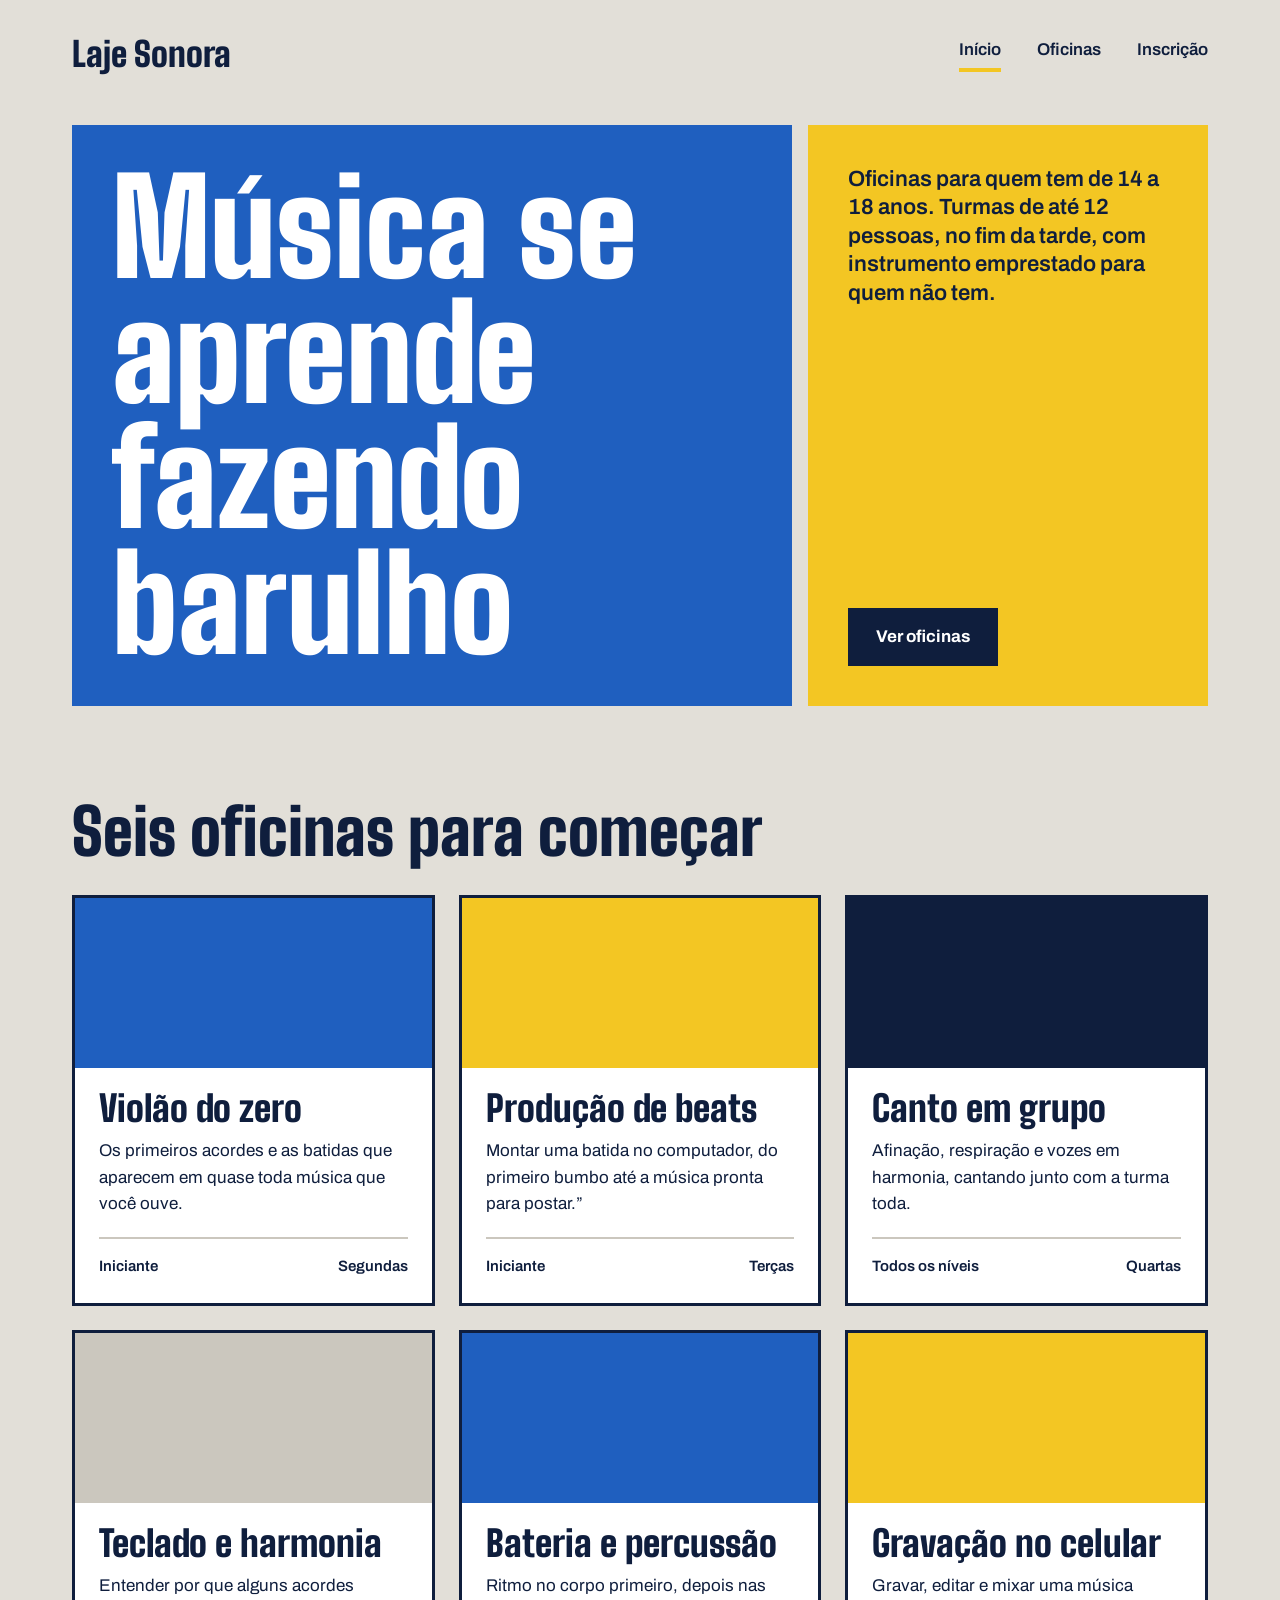
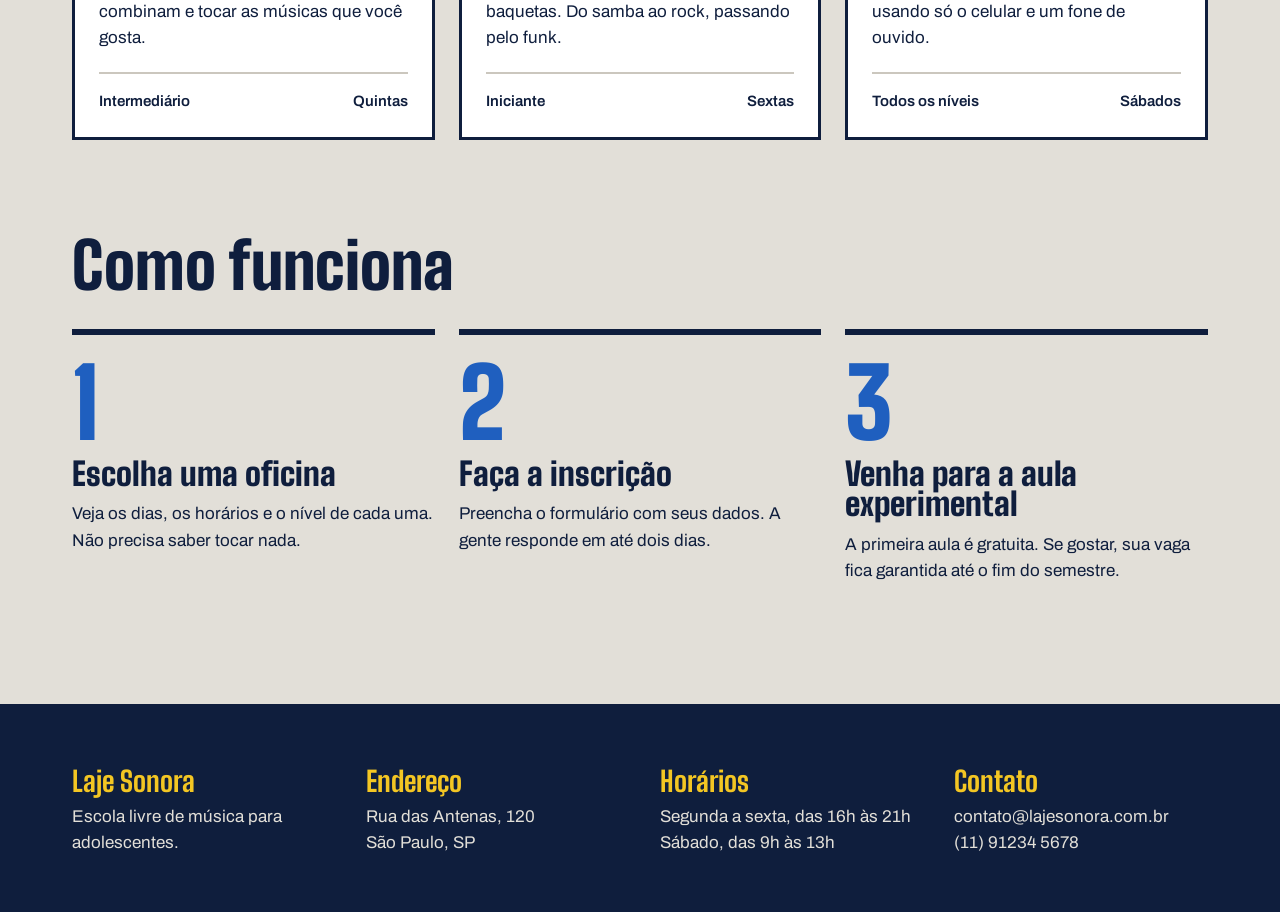
<file: index.html>
<!DOCTYPE html>
<html lang="pt-BR">
<head>
    <meta charset="UTF-8">
    <meta name="viewport" content="width=device-width, initial-scale=1.0">
    <link rel="preconnect" href="https://fonts.googleapis.com">
    <link rel="preconnect" href="https://fonts.gstatic.com" crossorigin>
    <link href="https://fonts.googleapis.com/css2?family=Archivo:ital,wght@0,100..900;1,100..900&family=Big+Shoulders:opsz,wght@10..72,100..900&display=swap" rel="stylesheet">
    <link rel="stylesheet" href="index.css">     
    <title>Laje Sonora | Início</title>
</head>
<body>
    <header class="conteudo topo ">
        <a href="index.html" class="logo">Laje Sonora</a>
        <nav class="menu">
            <a = href="index.html" class="atual" >Início</a>
            <a href="oficinas.html">Oficinas</a>
            <a href="inscricao.html">Inscrição</a>
        </nav>
    </header>
    <main>
        <section class="conteudo cartazes">
            <div class="cartaz cartaz-principal">
                <h1>Música se aprende fazendo barulho</h1>
            </div>
            <div class="cartaz cartaz-lateral">
                <p>Oficinas para quem tem de 14 a 18 anos. Turmas de até 12 pessoas, no fim da tarde, com instrumento emprestado para quem não tem.</p>
                <a href="oficinas.html" class="botao">Ver oficinas</a>
            </div>
        </section>
        <section class="conteudo secao">
            <h2 class="titulo-secao">Seis oficinas para começar</h2>
            <div class="cards">
                <article class="card">
                    <div class="foto foto-azul"></div>
                    <div class="card-texto">
                        <h3>Violão do zero</h3>
                        <p>Os primeiros acordes e as batidas que aparecem em quase toda música que você ouve.</p>
                        <div class="card-info">
                            <span>Iniciante</span>
                            <span>Segundas </span>
                        </div>
                </div>
                </article>
                <article class="card">
                    <div class="foto foto-amarela"></div>
                    <div class="card-texto">
                        <h3>Produção de beats</h3>
                        <p>Montar uma batida no computador, do primeiro bumbo até a música pronta para postar.”</p>
                        <div class="card-info">
                            <span>Iniciante</span>
                            <span>Terças</span>
                        </div>
                </div>
                </article>
                <article class="card">
                    <div class="foto foto-tinta"></div>
                    <div class="card-texto">
                        <h3>Canto em grupo</h3>
                        <p>Afinação, respiração e vozes em harmonia, cantando junto com a turma toda.</p>
                        <div class="card-info">
                            <span>Todos os níveis</span>
                            <span>Quartas</span>
                        </div>
                </div>
                </article>
                <article class="card">
                    <div class="foto"></div>
                    <div class="card-texto">
                        <h3>Teclado e harmonia</h3>
                        <p>Entender por que alguns acordes combinam e tocar as músicas que você gosta.</p>
                        <div class="card-info">
                            <span>Intermediário</span>
                            <span>Quintas</span>
                        </div>
                    </div>
                </article>
                <article class="card">
                    <div class="foto foto-azul"></div>
                    <div class="card-texto">
                        <h3>Bateria e percussão</h3>
                        <p>Ritmo no corpo primeiro, depois nas baquetas. Do samba ao rock, passando pelo funk.</p>
                        <div class="card-info">
                            <span>Iniciante</span>
                            <span>Sextas</span>
                        </div>
                    </div>
                </article>
                <article class="card">      
                    <div class="foto foto-amarela"></div>
                    <div class="card-texto">
                        <h3>Gravação no celular</h3>
                        <p>Gravar, editar e mixar uma música usando só o celular e um fone de ouvido.</p>
                        <div class="card-info">
                            <span>Todos os níveis</span>
                            <span>Sábados</span>
                        </div>
                </div>
                </article>
            </div>
        </section>
        <section class="conteudo secao">
            <h2 class="titulo-secao">Como funciona</h2>
            <div class="passos">
                <div class="passo">
                    <p class="passo-numero">1</p>
                    <h3>Escolha uma oficina</h3>
                    <p>Veja os dias, os horários e o nível de cada uma. Não precisa saber tocar nada.</p>
                </div>
                    <div class="passo"> 
                    <p class="passo-numero">2</p>
                    <h3>Faça a inscrição</h3>
                    <p>Preencha o formulário com seus dados. A gente responde em até dois dias.</p>
                 </div>
                    <div class="passo">
                    <p class="passo-numero">3</p>
                    <h3>Venha para a aula experimental</h3>
                    <p>A primeira aula é gratuita. Se gostar, sua vaga fica garantida até o fim do semestre.</p>
                </div>
            </div>
        </section>
    </main>
        <footer class="rodape">
            <div class="conteudo rodape-colunas">
                <div class="rodape-coluna">
                    <h4>Laje Sonora</h4>
                    <p>Escola livre de música para adolescentes.</p>
                </div>
                <div class="rodape-coluna">
                    <h4>Endereço</h4>
                    <p>Rua das Antenas, 120
                        <br>
                        São Paulo, SP
                    </p>
                </div>
                <div class="rodape-coluna">
                    <h4>Horários</h4>
                    <p>Segunda a sexta, das 16h às 21h
                        <br>
                        Sábado, das 9h às 13h
                    </p>
                </div>
                <div class="rodape-coluna">
                    <h4>Contato</h4>
                    <p>contato@lajesonora.com.br
                        <br>
                        (11) 91234 5678
                    </p>
                </div>
            </div>
        </footer>
</body>
</html>
</file>
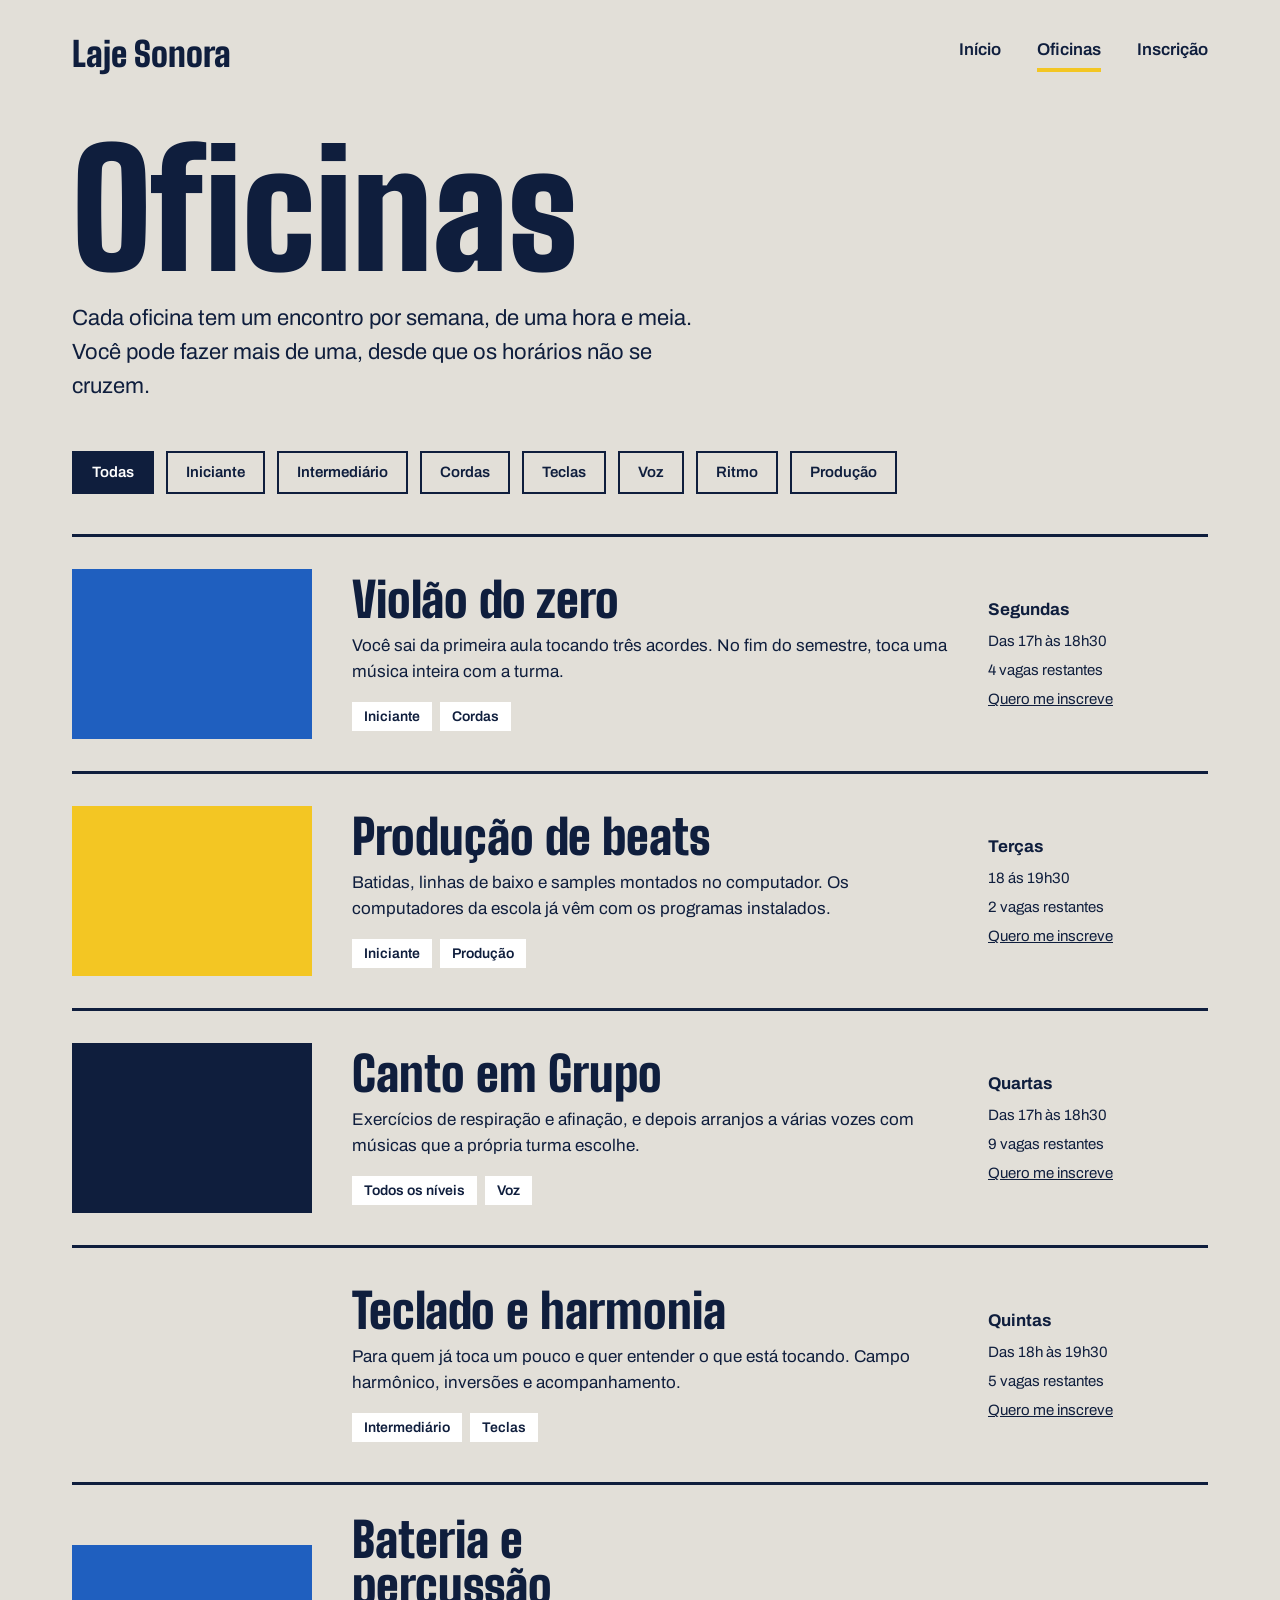
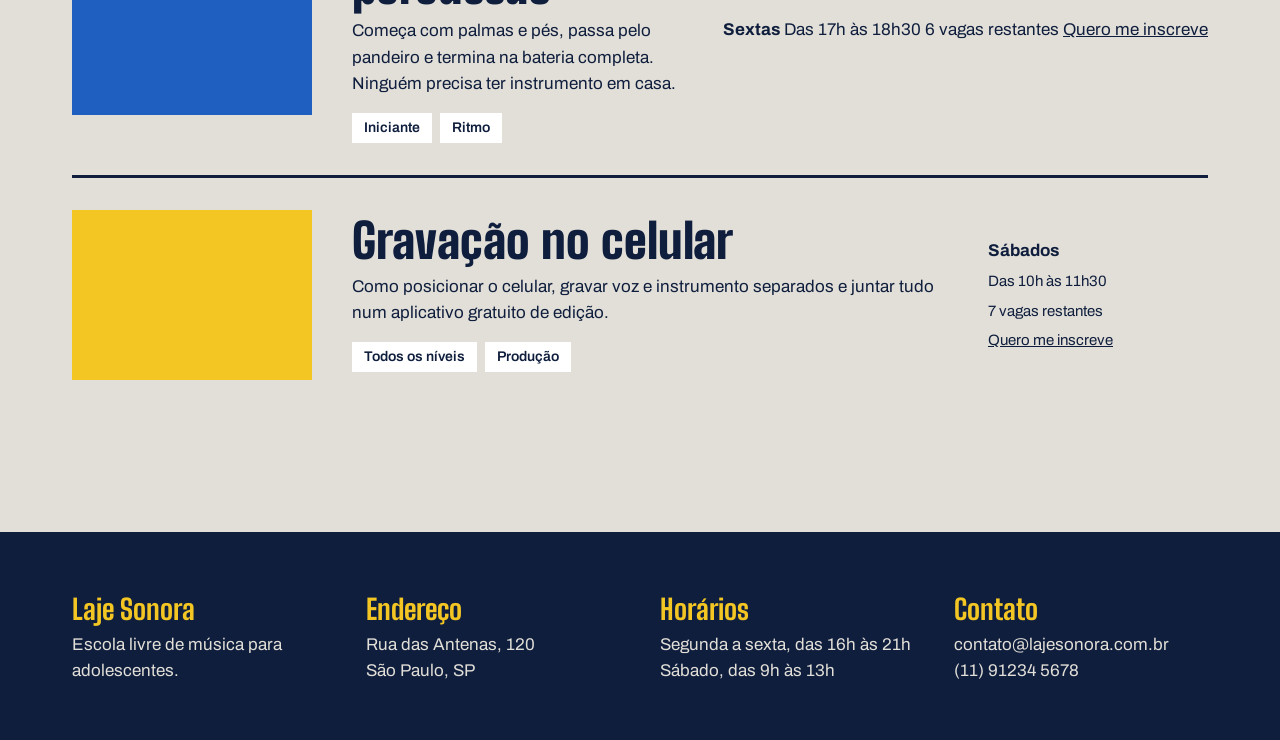
<file: oficinas.html>
<!DOCTYPE html>
<html lang="pt-BR">
<head>
    <meta charset="UTF-8">
    <meta name="viewport" content="width=device-width, initial-scale=1.0">
    <link rel="preconnect" href="https://fonts.googleapis.com">
    <link rel="preconnect" href="https://fonts.gstatic.com" crossorigin>
    <link href="https://fonts.googleapis.com/css2?family=Archivo:ital,wght@0,100..900;1,100..900&family=Big+Shoulders:opsz,wght@10..72,100..900&display=swap" rel="stylesheet">
    <link rel="stylesheet" href="oficinas.css">     
    <title>Laje Sonora | Oficinas</title>
</head>
<body>
    <header class="conteudo topo ">
        <a href="index.html" class="logo">Laje Sonora</a>
        <nav class="menu">
            <a = href="index.html" >Início</a>
            <a href="oficinas.html" class="atual">Oficinas</a>
            <a href="inscricao.html">Inscrição</a>
        </nav>
    </header>
    <main class="conteudo">
        <h1 class="titulo-pagina">Oficinas</h1>
        <p class="subtitulo-pagina">Cada oficina tem um encontro por semana, de uma hora e meia. Você pode fazer mais de uma, desde que os horários não se cruzem.</p>
        <div class="filtros">
            <span class="filtro ativo">Todas</span>
            <span class="filtro">Iniciante</span>
            <span class="filtro">Intermediário</span>
            <span class="filtro">Cordas</span>
            <span class="filtro">Teclas</span>
            <span class="filtro">Voz</span>
            <span class="filtro">Ritmo</span>
            <span class="filtro">Produção</span>
        </div>
        <div class="lista">
            <article class="oficina">
                <div class="foto foto-azul"></div>
                <div class="oficina-texto">
                    <h2>Violão do zero</h2>
                    <p>Você sai da primeira aula tocando três acordes. No fim do semestre, toca uma música inteira com a turma.</p>
                    <div class="etiquetas">
                        <span class="etiqueta">Iniciante</span>
                        <span class="etiqueta">Cordas</span>
                    </div>
                </div>
                <div class="oficina-detalhes">
                    <strong>Segundas</strong>
                    <span>Das 17h às 18h30</span>
                    <span>4 vagas restantes</span>
                    <a href="inscricao.html">Quero me inscreve</a>
                </div>           
            </article>
            <article class="oficina">
                <div class="foto foto-amarela"></div>
                <div class="oficina-texto">
                    <h2>Produção de beats</h2>
                    <p>Batidas, linhas de baixo e samples montados no computador. Os computadores da escola já vêm com os programas instalados.</p>
                    <div class="etiquetas">
                        <span class="etiqueta">Iniciante</span>
                        <span class="etiqueta">Produção</span>
                    </div>
                </div>
                <div class="oficina-detalhes">
                    <strong>Terças</strong>
                    <span>18 ás 19h30</span>
                    <span>2 vagas restantes</span>
                    <a href="inscricao.html">Quero me inscreve</a>
                </div>    
            </article>
            <article class="oficina">
                <div class="foto foto-tinta"></div>
                <div class="oficina-texto">
                    <h2>Canto em Grupo</h2>
                    <p>Exercícios de respiração e afinação, e depois arranjos a várias vozes com músicas que a própria turma escolhe.</p>
                    <div class="etiquetas">
                        <span class="etiqueta">Todos os níveis</span>
                        <span class="etiqueta">Voz</span>
                    </div>
                </div>
                <div class="oficina-detalhes">
                    <strong>Quartas </strong>
                    <span>Das 17h às 18h30</span>
                    <span>9 vagas restantes</span>
                    <a href="inscricao.html">Quero me inscreve</a>  
                </div>  
            </article>
            <article class="oficina">
                <div class="foto"></div>
                <div class="oficina-texto">
                    <h2>Teclado e harmonia</h2>
                    <p>Para quem já toca um pouco e quer entender o que está tocando. Campo harmônico, inversões e acompanhamento.</p>
                    <div class="etiquetas">
                        <span class="etiqueta">Intermediário</span>
                        <span class="etiqueta">Teclas</span>
                    </div>
                </div>
                <div class="oficina-detalhes">
                    <strong>Quintas</strong>
                    <span>Das 18h às 19h30</span>
                    <span>5 vagas restantes</span>
                    <a href="inscricao.html">Quero me inscreve</a> 
                </div>     
            </article>
            <article class="oficina">
                <div class="foto foto-azul"></div>
                <div class="oficina-texto">
                    <h2>Bateria e percussão</h2>
                    <p>Começa com palmas e pés, passa pelo pandeiro e termina na bateria completa. Ninguém precisa ter instrumento em casa.</p>
                    <div class="etiquetas">
                        <span class="etiqueta">Iniciante</span>
                        <span class="etiqueta">Ritmo</span>
                    </div>
                </div>
                <div class="oficina-detelhes">
                    <strong>Sextas</strong>
                    <span>Das 17h às 18h30</span>
                    <span>6 vagas restantes</span>
                    <a href="inscricao.html">Quero me inscreve</a>
                </div>
            </article>
            <article class="oficina">
                <div class="foto foto-amarela"></div>
                <div class="oficina-texto">
                    <h2>Gravação no celular</h2>
                    <p>Como posicionar o celular, gravar voz e instrumento separados e juntar tudo num aplicativo gratuito de edição.</p>
                    <div class="etiquetas">
                        <span class="etiqueta">Todos os níveis</span>
                        <span class="etiqueta">Produção</span>
                    </div>
                </div>
                <div class="oficina-detalhes">
                    <strong>Sábados</strong>
                    <span>Das 10h às 11h30</span>
                    <span>7 vagas restantes</span>
                    <a href="inscricao.html">Quero me inscreve</a>
                </div> 
            </article>
        </div>
    </main>
        <footer class="rodape">
            <div class="conteudo rodape-colunas">
                <div class="rodape-coluna">
                    <h4>Laje Sonora</h4>
                    <p>Escola livre de música para adolescentes.</p>
                </div>
                <div class="rodape-coluna">
                    <h4>Endereço</h4>
                    <p>Rua das Antenas, 120
                        <br>
                        São Paulo, SP
                    </p>
                </div>
                <div class="rodape-coluna">
                    <h4>Horários</h4>
                    <p>Segunda a sexta, das 16h às 21h
                        <br>
                        Sábado, das 9h às 13h
                    </p>
                </div>
                <div class="rodape-coluna">
                    <h4>Contato</h4>
                    <p>contato@lajesonora.com.br
                        <br>
                        (11) 91234 5678
                    </p>
                </div>
            </div>
        </footer>
</body>
</html>
</file>
<file: index.css>
* {
    margin: 0;
    padding: 0;
    box-sizing: border-box;
}

:root {
    --concreto: #E2DFD8;
    --concreto-escuro: #CBC7BE;
    --tinta: #0F1E3D;
    --caixa-dagua: #1F5FBF;
    --fita: #F3C623;
    --branco: #FFFFFF;

    --fonte-cartaz: "Big Shoulders", "Arial Narrow", sans-serif;
    --fonte-texto: "Archivo", Arial, sans-serif;
}

body {
    background-color: var(--concreto);
    color: var(--tinta);
    font-family: var(--fonte-texto);
    font-size: 17px;
    line-height: 1.55;
}

a {
    color: inherit;
}

h1,
h2,
h3 {
    font-family: var(--fonte-cartaz);
    font-weight: 900;
    line-height: 0.95;
}

.conteudo {
    max-width: 1200px;
    margin-inline: auto;
    padding-inline: 32px;
}

.topo {
    padding-block: 28px;
    display: flex;
    justify-content: space-between;
    align-items: center;
}

.logo {
    font-family: var(--fonte-cartaz);
    font-size: 34px;
    font-weight: 900;
    text-decoration: none;
}

.menu {
    display: flex;
    gap: 36px;
}

.menu a {
    font-weight: 600;
    text-decoration: none;
    padding-bottom: 4px;
    border-bottom: 4px solid transparent;
}

.menu a:hover {
    border-bottom-color: var(--tinta);
}

.menu a.atual {
    border-bottom-color: var(--fita);
}

.cartazes {
    margin-top: 16px;
    display: flex;
    gap: 16px;
}

.cartaz {
    padding: 40px;
}

.cartaz-principal {
    background-color: var(--caixa-dagua);
    color: var(--branco);
    flex: 2;
}

.cartaz-principal h1 {
    font-size: 132px;
    max-width: 9ch;
}

.cartaz-lateral {
    background-color: var(--fita);
    flex: 1;
    display: flex;
    flex-direction: column;
    justify-content: space-between;
    gap: 32px;
    align-items: flex-start;
}

.cartaz-lateral p {
    font-size: 22px;
    font-weight: 600;
    line-height: 1.3;
}

.botao {
    background-color: var(--tinta);
    color: var(--branco);
    font-weight: 700;
    text-decoration: none;
    padding: 16px 28px;
    border: none;
    font-family: var(--fonte-texto);
    font-size: 17px;
    cursor: pointer;
}

.botao:hover {
    background-color: var(--caixa-dagua);
}

.secao {
    margin-top: 96px;
}

.titulo-secao {
    font-size: 64px;
    margin-bottom: 32px;
}

.cards {
    display: flex;
    flex-wrap: wrap;
    gap: 24px;
}

.card {
    background-color: var(--branco);
    border: 3px solid var(--tinta);
    flex: 1 1 340px;
}

.card .foto {
    height: 170px;
}

.foto {
    background-color: var(--concreto-escuro);
}

.foto-azul {
    background-color: var(--caixa-dagua);
}

.foto-amarela {
    background-color: var(--fita);
}

.foto-tinta {
    background-color: var(--tinta);
}

.card-texto {
    padding: 24px;
}

.card h3 {
    font-size: 36px;
    margin-bottom: 12px;
}

.card-info {
    margin-top: 20px;
    padding-top: 16px;
    border-top: 2px solid var(--concreto-escuro);
    font-weight: 600;
    font-size: 15px;
    display: flex;
    justify-content: space-between;
}

.passos {
    display: flex;
    gap: 24px;
}

.passo {
    border-top: 6px solid var(--tinta);
    padding-top: 20px;
    flex: 1;
}

.passo-numero {
    font-family: var(--fonte-cartaz);
    font-size: 96px;
    font-weight: 900;
    line-height: 1;
    color: var(--caixa-dagua);
}

.passo h3 {
    font-size: 32px;
    margin-block: 8px 12px;
}
.rodape {
    margin-top: 120px;
    background-color: var(--tinta);
    color: var(--concreto);
    padding-block: 56px;
}

.rodape-colunas {
    display: flex;
    gap: 40px;
}

.rodape-coluna {
    flex: 1;
}

.rodape h4 {
    font-family: var(--fonte-cartaz);
    font-size: 28px;
    color: var(--fita);
}
</file>
<file: oficinas.css>
* {
    margin: 0;
    padding: 0;
    box-sizing: border-box;
}

:root {
    --concreto: #E2DFD8;
    --concreto-escuro: #CBC7BE;
    --tinta: #0F1E3D;
    --caixa-dagua: #1F5FBF;
    --fita: #F3C623;
    --branco: #FFFFFF;

    --fonte-cartaz: "Big Shoulders", "Arial Narrow", sans-serif;
    --fonte-texto: "Archivo", Arial, sans-serif;
}

body {
    background-color: var(--concreto);
    color: var(--tinta);
    font-family: var(--fonte-texto);
    font-size: 17px;
    line-height: 1.55;
}

a {
    color: inherit;
}

h1,
h2,
h3 {
    font-family: var(--fonte-cartaz);
    font-weight: 900;
    line-height: 0.95;
}

.conteudo {
    max-width: 1200px;
    margin-inline: auto;
    padding-inline: 32px;
}

.topo {
    padding-block: 28px;
    display: flex;
    justify-content: space-between;
    align-items: center;
}

.logo {
    font-family: var(--fonte-cartaz);
    font-size: 34px;
    font-weight: 900;
    text-decoration: none;
}

.menu {
    display: flex;
    gap: 36px;
}

.menu a {
    font-weight: 600;
    text-decoration: none;
    padding-bottom: 4px;
    border-bottom: 4px solid transparent;
}

.menu a:hover {
    border-bottom-color: var(--tinta);
}

.menu a.atual {
    border-bottom-color: var(--fita);
}

.rodape {
    margin-top: 120px;
    background-color: var(--tinta);
    color: var(--concreto);
    padding-block: 56px;
}

.rodape-colunas {
    display: flex;
    gap: 40px;
}

.rodape-coluna {
    flex: 1;
}

.rodape h4 {
    font-family: var(--fonte-cartaz);
    font-size: 28px;
    color: var(--fita);
}

.foto-azul {
    background-color: var(--caixa-dagua);
}

.foto-amarela {
    background-color: var(--fita);
}

.foto-tinta {
    background-color: var(--tinta);
}

.titulo-pagina{
    font-size: 160px;
    margin-top: 24px ;
}

.subtitulo-pagina{
    font-size: 22px;
    max-width: 640px;
    margin-top: 16px;
}

.filtros{
    margin-top: 48px;
    display: flex;
    flex-wrap: wrap;
    gap: 12px;
}

.filtro{
    border: 2px solid var(--tinta);
    padding: 8px 18px;
    font-weight: 600;
    font-size: 15px;
}

.filtro.ativo{
    background-color: var(--tinta);
    color: var(--branco);
}

.lista{
    margin-top: 40px;
}

.oficina{
    padding-block: 32px;
    border-top:3px solid var(--tinta) ;
    display: flex;
    align-items: center;
    gap: 40px;
}

.oficina .foto{
    width: 240px;
    height: 170px;
    flex-shrink: 0;
}

.oficina-texto{
    flex: 1;
}

.oficina h2{
    font-size: 48px;
    margin-bottom: 10px;
}

.etiquetas{
    margin-top: 16px;
    display: flex;
    gap: 8px;
}

.etiqueta{
    background-color: var(--branco);
    padding: 4px 12px;
    font-size: 14px;
    font-weight: 600;
}

.oficina-detalhes{
    width: 220px;
    font-size: 15px;
    display: flex;
    flex-direction: column;
    gap: 6px;
}

.oficina-detalhes strong{
    font-size: 17px;
}

.oficinas-detalhes a{
    margin-top: 10px;
    font-weight: 700;
}
</file>
